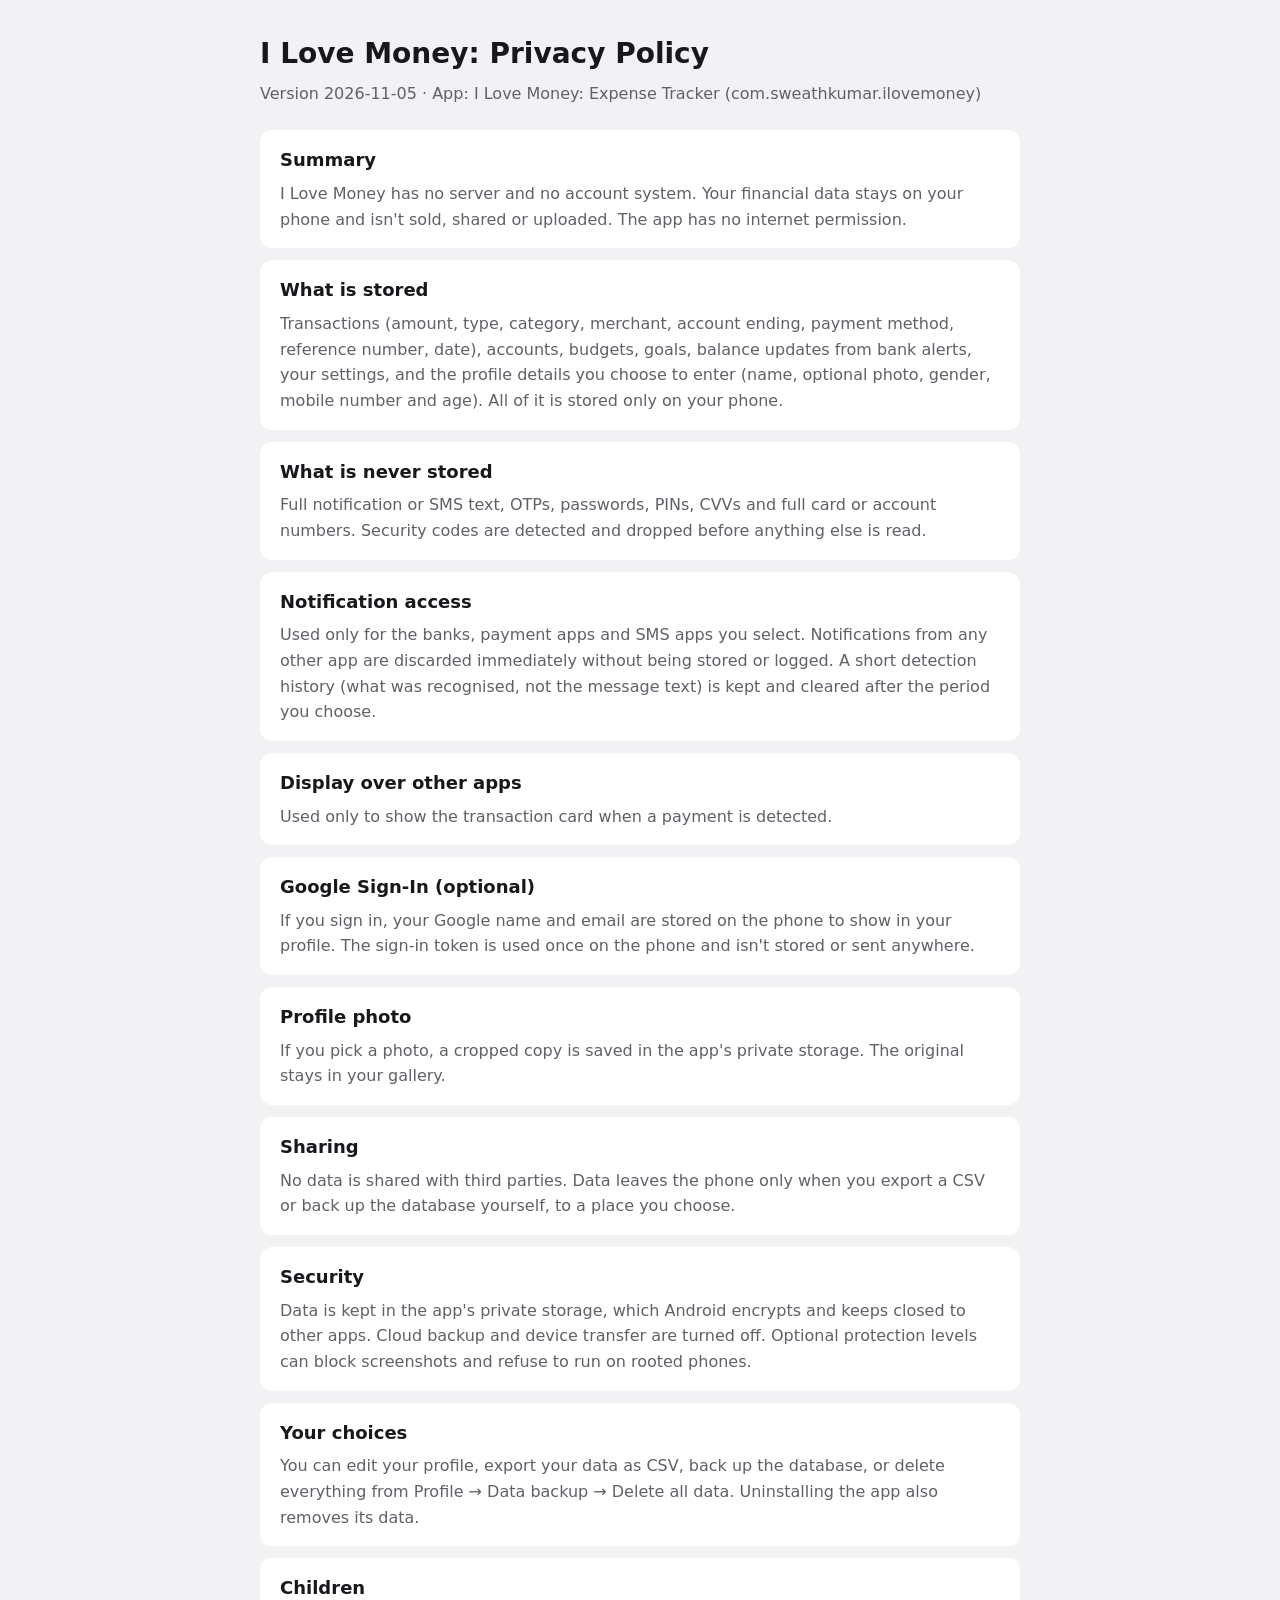
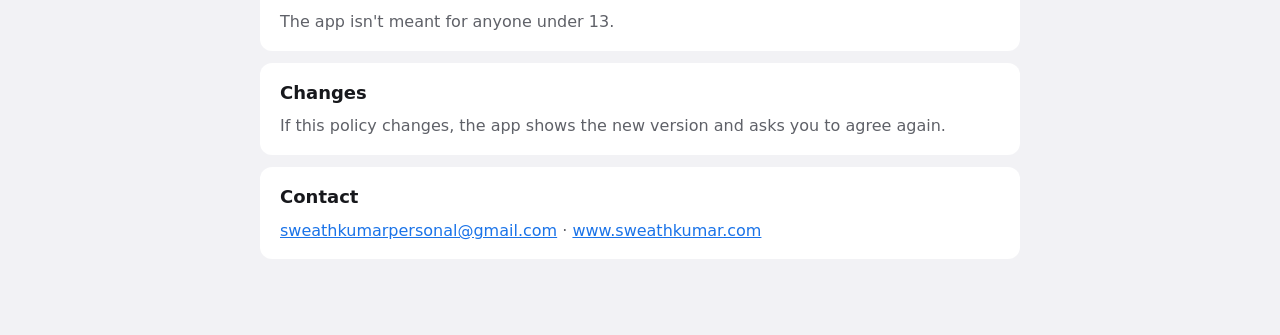
<file: ilovemoney/privacy-policy/index.html>
<!doctype html>
<html lang="en">
<head>
<meta charset="utf-8">
<meta name="viewport" content="width=device-width, initial-scale=1">
<title>I Love Money – Privacy Policy</title>
<style>
  :root { color-scheme: light dark; --fg:#17181C; --muted:#5f6168; --bg:#F2F2F5; --card:#fff; --accent:#1A73E8; }
  @media (prefers-color-scheme: dark) { :root { --fg:#E6E7EC; --muted:#9A9BA2; --bg:#0F1013; --card:#1B1C20; --accent:#7BAAF7; } }
  body { margin:0; background:var(--bg); color:var(--fg); font:16px/1.6 system-ui, -apple-system, "Segoe UI", Roboto, sans-serif; }
  main { max-width:760px; margin:0 auto; padding:32px 16px 64px; }
  h1 { margin:0 0 4px; font-size:28px; } .ver { color:var(--muted); margin:0 0 24px; }
  section { background:var(--card); border-radius:12px; padding:16px 20px; margin:12px 0; }
  h2 { margin:0 0 6px; font-size:18px; } p { margin:0; color:var(--muted); } a { color:var(--accent); }
</style>
</head>
<body>
<main>
  <h1>I Love Money: Privacy Policy</h1>
  <p class="ver">Version 2026-11-05 · App: I Love Money: Expense Tracker (com.sweathkumar.ilovemoney)</p>

  <section><h2>Summary</h2><p>I Love Money has no server and no account system. Your financial data stays on your phone and isn't sold, shared or uploaded. The app has no internet permission.</p></section>
  <section><h2>What is stored</h2><p>Transactions (amount, type, category, merchant, account ending, payment method, reference number, date), accounts, budgets, goals, balance updates from bank alerts, your settings, and the profile details you choose to enter (name, optional photo, gender, mobile number and age). All of it is stored only on your phone.</p></section>
  <section><h2>What is never stored</h2><p>Full notification or SMS text, OTPs, passwords, PINs, CVVs and full card or account numbers. Security codes are detected and dropped before anything else is read.</p></section>
  <section><h2>Notification access</h2><p>Used only for the banks, payment apps and SMS apps you select. Notifications from any other app are discarded immediately without being stored or logged. A short detection history (what was recognised, not the message text) is kept and cleared after the period you choose.</p></section>
  <section><h2>Display over other apps</h2><p>Used only to show the transaction card when a payment is detected.</p></section>
  <section><h2>Google Sign-In (optional)</h2><p>If you sign in, your Google name and email are stored on the phone to show in your profile. The sign-in token is used once on the phone and isn't stored or sent anywhere.</p></section>
  <section><h2>Profile photo</h2><p>If you pick a photo, a cropped copy is saved in the app's private storage. The original stays in your gallery.</p></section>
  <section><h2>Sharing</h2><p>No data is shared with third parties. Data leaves the phone only when you export a CSV or back up the database yourself, to a place you choose.</p></section>
  <section><h2>Security</h2><p>Data is kept in the app's private storage, which Android encrypts and keeps closed to other apps. Cloud backup and device transfer are turned off. Optional protection levels can block screenshots and refuse to run on rooted phones.</p></section>
  <section><h2>Your choices</h2><p>You can edit your profile, export your data as CSV, back up the database, or delete everything from Profile → Data backup → Delete all data. Uninstalling the app also removes its data.</p></section>
  <section><h2>Children</h2><p>The app isn't meant for anyone under 13.</p></section>
  <section><h2>Changes</h2><p>If this policy changes, the app shows the new version and asks you to agree again.</p></section>
  <section><h2>Contact</h2><p><a href="mailto:sweathkumarpersonal@gmail.com">sweathkumarpersonal@gmail.com</a> · <a href="https://www.sweathkumar.com">www.sweathkumar.com</a></p></section>
</main>
</body>
</html>
</file>
